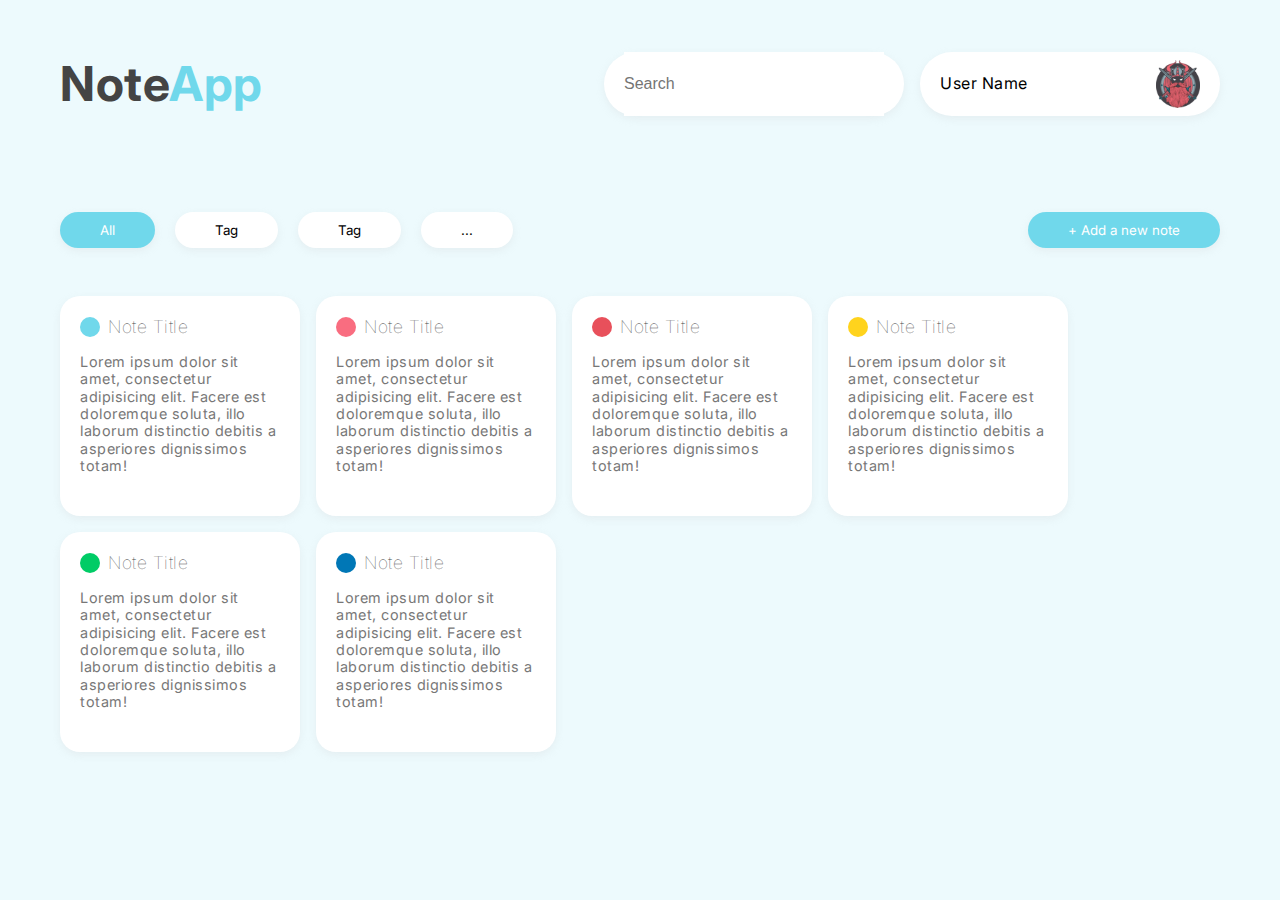
<file: web_css/project1/index.html>
<!DOCTYPE html>
<html lang="en">
  <head>
    <meta charset="UTF-8" />
    <meta name="viewport" content="width=device-width, initial-scale=1.0" />
    <meta http-equiv="X-UA-Compatible" content="ie=edge" />
    <link href="https://fonts.googleapis.com/css2?family=Inter:wght@531;700&display=swap" rel="stylesheet" />

    <link rel="stylesheet" href="style.css" />
    <link rel="stylesheet" href="media.css" />
    <!-- Inspiration:  -->
    <!-- https://www.behance.net/gallery/69267423/NoteApp?tracking_source=search_projects_recommended%7Cnote -->
    <title>Note App</title>
  </head>
  <body>
    <div class="container">
      <header id="header-container">
        <h1>Note<span>App</span></h1>
        <div id="header-group">
          <div id="header-search" class="shadow header-box">
            <input type="text" name="search" placeholder="Search" />
          </div>
          <div id="header-profile" class="shadow header-box">
            <h2>User Name</h2>
            <img src="img/user-icon.png" alt="user-icon" />
          </div>
        </div>
      </header>

      <main>
        <section id="tags">
          <div id="buttons-container">
            <button class="btn btn-active shadow">All</button>
            <button class="btn shadow">Tag</button>
            <button class="btn shadow">Tag</button>
            <button class="btn shadow">...</button>
          </div>

          <button id="btn-add" class="btn btn-active shadow">+ Add a new note</button>
          <button id="btn-add-media" class="btn btn-active shadow">+</button>
        </section>
        <section id="notes">
          <div class="note shadow">
            <div class="note-title">
              <div class="circle"></div>
              <h2>Note Title</h2>
            </div>
            <p class="note-para">
              Lorem ipsum dolor sit amet, consectetur adipisicing elit. Facere est doloremque soluta, illo laborum
              distinctio debitis a asperiores dignissimos totam!
            </p>
          </div>
          <div class="note shadow">
            <div class="note-title">
              <div class="circle circle-pink"></div>
              <h2>Note Title</h2>
            </div>
            <p class="note-para">
              Lorem ipsum dolor sit amet, consectetur adipisicing elit. Facere est doloremque soluta, illo laborum
              distinctio debitis a asperiores dignissimos totam!
            </p>
          </div>
          <div class="note shadow">
            <div class="note-title">
              <div class="circle circle-red"></div>
              <h2>Note Title</h2>
            </div>
            <p class="note-para">
              Lorem ipsum dolor sit amet, consectetur adipisicing elit. Facere est doloremque soluta, illo laborum
              distinctio debitis a asperiores dignissimos totam!
            </p>
          </div>
          <div class="note shadow">
            <div class="note-title">
              <div class="circle circle-yellow"></div>
              <h2>Note Title</h2>
            </div>
            <p class="note-para">
              Lorem ipsum dolor sit amet, consectetur adipisicing elit. Facere est doloremque soluta, illo laborum
              distinctio debitis a asperiores dignissimos totam!
            </p>
          </div>
          <div class="note shadow">
            <div class="note-title">
              <div class="circle circle-green"></div>
              <h2>Note Title</h2>
            </div>
            <p class="note-para">
              Lorem ipsum dolor sit amet, consectetur adipisicing elit. Facere est doloremque soluta, illo laborum
              distinctio debitis a asperiores dignissimos totam!
            </p>
          </div>
          <div class="note shadow">
            <div class="note-title">
              <div class="circle circle-blue"></div>
              <h2>Note Title</h2>
            </div>
            <p class="note-para">
              Lorem ipsum dolor sit amet, consectetur adipisicing elit. Facere est doloremque soluta, illo laborum
              distinctio debitis a asperiores dignissimos totam!
            </p>
          </div>
        </section>
        <button id="btn-add-mobile" class="btn-active shadow">+</button>
      </main>
    </div>
  </body>
</html>
</file>
<file: web_css/project1/style.css>
/* https://coolors.co/03045e-023e8a-0077b6-0096c7-00b4d8-48cae4-90e0ef-ade8f4-caf0f8 */

:root {
  --accent-color: #70d8eb;
  --bg-color: #edfafd;
  --text-black: #444;
  --text-gray: #777;
}

* {
  padding: 0;
  margin: 0;
  box-sizing: border-box;
}

body {
  font-family: 'Inter', sans-serif;
  line-height: 1.2;
  background-color: var(--bg-color);
}

.container {
  max-width: 1200px;
  padding: 20px;
  margin: auto;
}

.shadow {
  box-shadow: 0 3px 8px 0 rgba(194, 194, 194, 0.2);
}

.header-box {
  padding: 10px 20px;
  border-radius: 50px;
  width: 300px;
  height: 4rem;
  background-color: white;

  display: flex;
  justify-content: space-between;
  align-items: center;
}

.btn {
  border: none;
  outline: none;
  padding: 10px 40px;
  border-radius: 50px;
  background-color: white;
  font-family: 'Inter', sans-serif;
  margin-right: 1rem;
  cursor: pointer;
}
.btn:hover {
  background-color: var(--accent-color);
  color: white;
  transition: 0.5s;
}

.btn-active {
  background-color: var(--accent-color);
  color: white;
}

/* Header */
#header-container {
  margin-top: 2rem;
  display: flex;
  flex-direction: row;
  justify-content: space-between;
  align-items: center;
}

#header-container h1 {
  color: var(--text-black);
  font-weight: 700;
  font-size: 3rem;
  letter-spacing: 0.5px;
}

#header-container span {
  color: var(--accent-color);
}

#header-group {
  display: flex;
  align-items: center;
}

#header-search input {
  outline: none;
  border: none;
  height: inherit;
  width: inherit;
  font-size: 1rem;
}

#header-profile {
  margin-left: 1rem;
}

#header-profile h2 {
  font-weight: 400;
  letter-spacing: 0.5px;
  font-size: 1rem;
}

#header-profile img {
  height: 3rem;
  width: auto;
}

/* Section: Tags */
#tags {
  margin-top: 6rem;
  display: flex;
  justify-content: space-between;
  align-items: baseline;
}
#btn-add {
  margin: 0;
}

#btn-add-mobile {
  border: none;
  outline: none;
  height: 3rem;
  width: 3rem;
  border-radius: 50%;
  font-size: 2rem;
  position: fixed;
  bottom: 5%;
  left: 90%;
  margin: 0 0 0 -10%;
}

#btn-add-media,
#btn-add-mobile {
  display: none;
}

/* Section: Notes */
#notes {
  margin-top: 2rem;
  margin-bottom: 2rem;
  display: flex;
  flex-wrap: wrap;
}

.note {
  height: 220px;
  width: 240px;
  background: white;
  border-radius: 20px;
  padding: 20px;
  margin-right: 1rem;
  margin-top: 1rem;
}

.note-title {
  display: flex;
  align-items: center;
  margin-bottom: 1rem;
}

.circle {
  background-color: var(--accent-color);
  border-radius: 50%;
  height: 20px;
  width: 20px;
  margin-right: 0.5rem;
}

.note-title h2 {
  font-size: 1.1rem;
  font-weight: 100;
  color: var(--text-black);
  letter-spacing: 0.5px;
}

.note-para {
  color: var(--text-gray);
  font-size: 0.9rem;
  text-align: left;
  letter-spacing: 0.5px;
}

.circle-red {
  background-color: #e8505b;
}
.circle-pink {
  background-color: #f96d80;
}
.circle-yellow {
  background-color: #ffd31d;
}
.circle-green {
  background-color: #00cc66;
}
.circle-blue {
  background-color: #0077b6;
}
</file>
<file: web_css/project1/media.css>
@media (max-width: 950px) {
  .header-box {
    width: auto;
    height: 3rem;
  }
  #header-profile img {
    height: 2rem;
    width: auto;
  }
  #header-profile h2 {
    display: none;
  }

  #header-container h1 {
    font-size: 2rem;
  }
}
@media (max-width: 737px) {
  #btn-add {
    display: none;
  }
  .btn {
    padding: 10px 20px;
    border-radius: 20px;
    margin-right: 0.5rem;
  }
  #btn-add-media {
    display: block;
  }
}
@media (max-width: 550px) {
  #btn-add-media {
    display: none;
  }
  .container {
    position: relative;
  }
  #btn-add-mobile {
    display: block;
  }
  #header-search {
    display: none;
  }
  #header-container {
    margin-top: 0;
  }
  #header-container h1 {
    font-size: 1.5rem;
  }
  #buttons-container .btn:nth-child(2),
  #buttons-container .btn:nth-child(3) {
    display: none;
  }

  #notes {
    justify-content: center;
  }
  #tags {
    margin-top: 2rem;
  }
}
</file>
